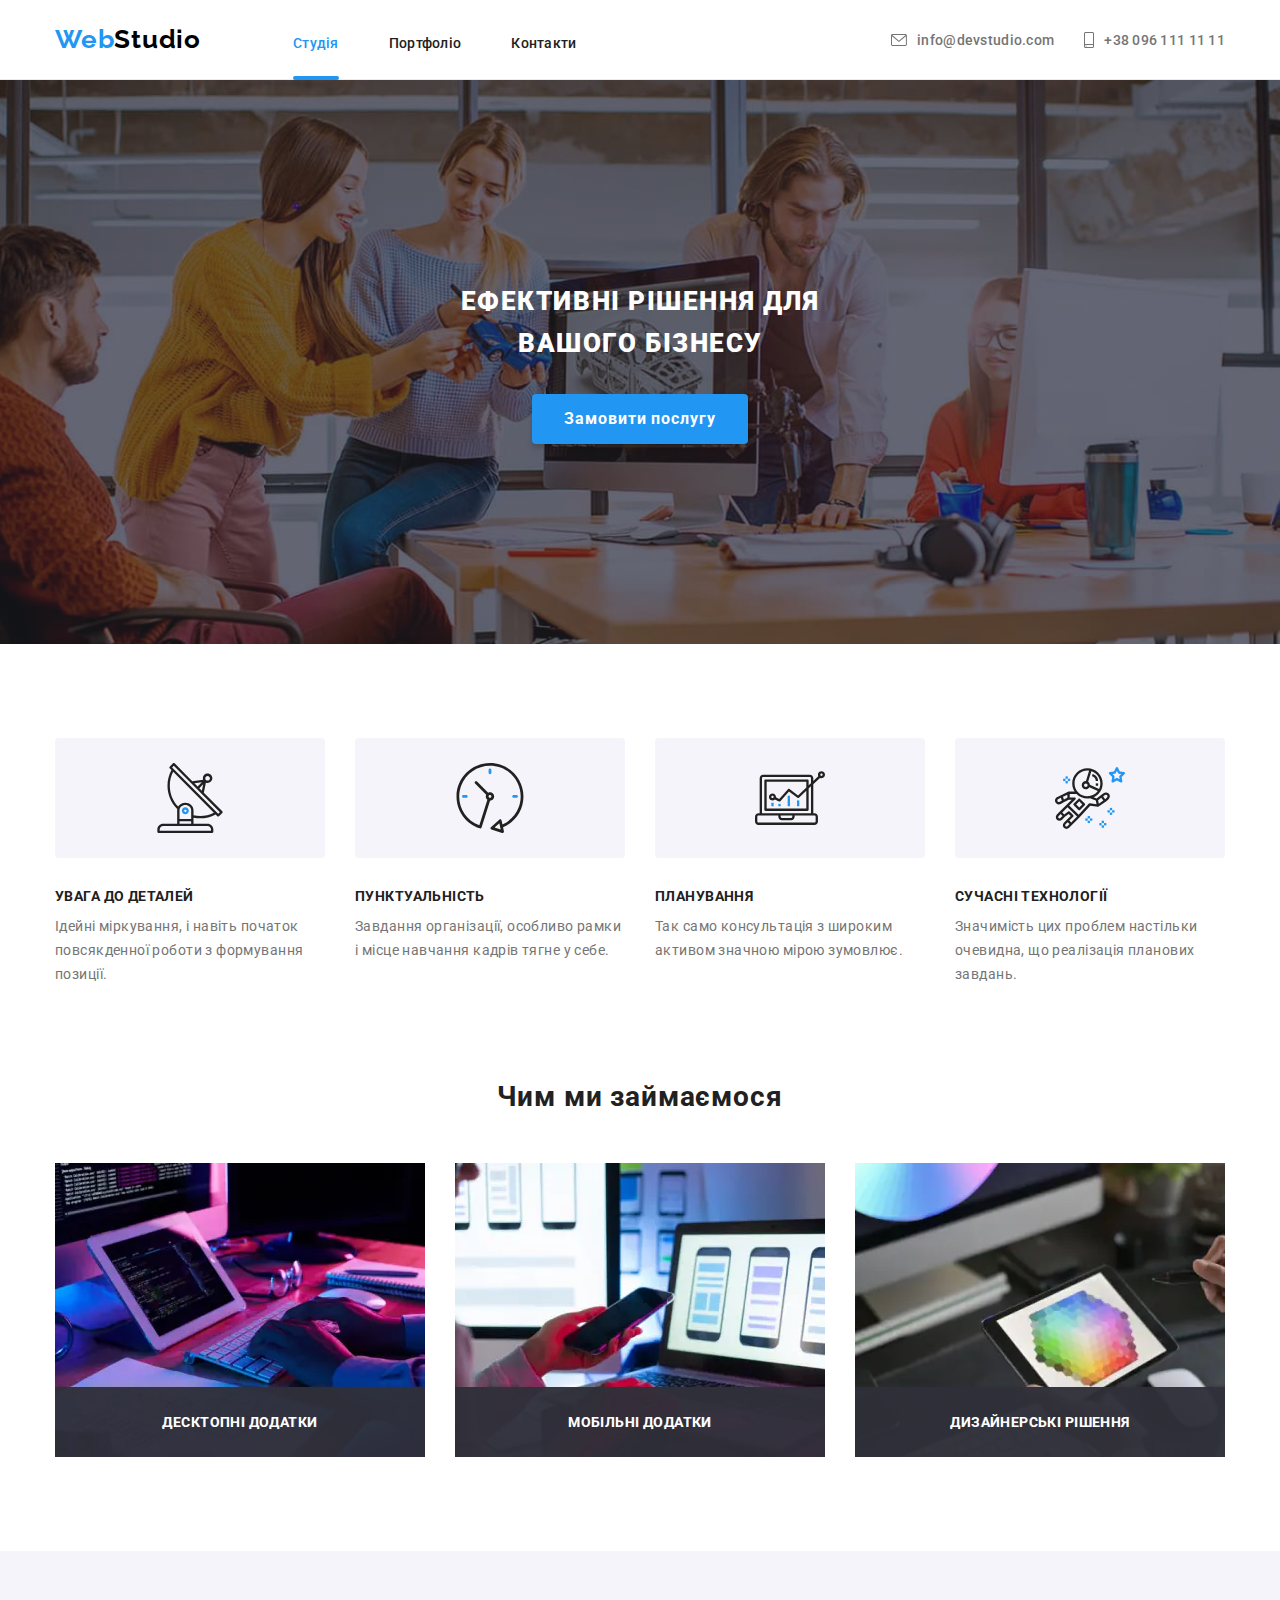
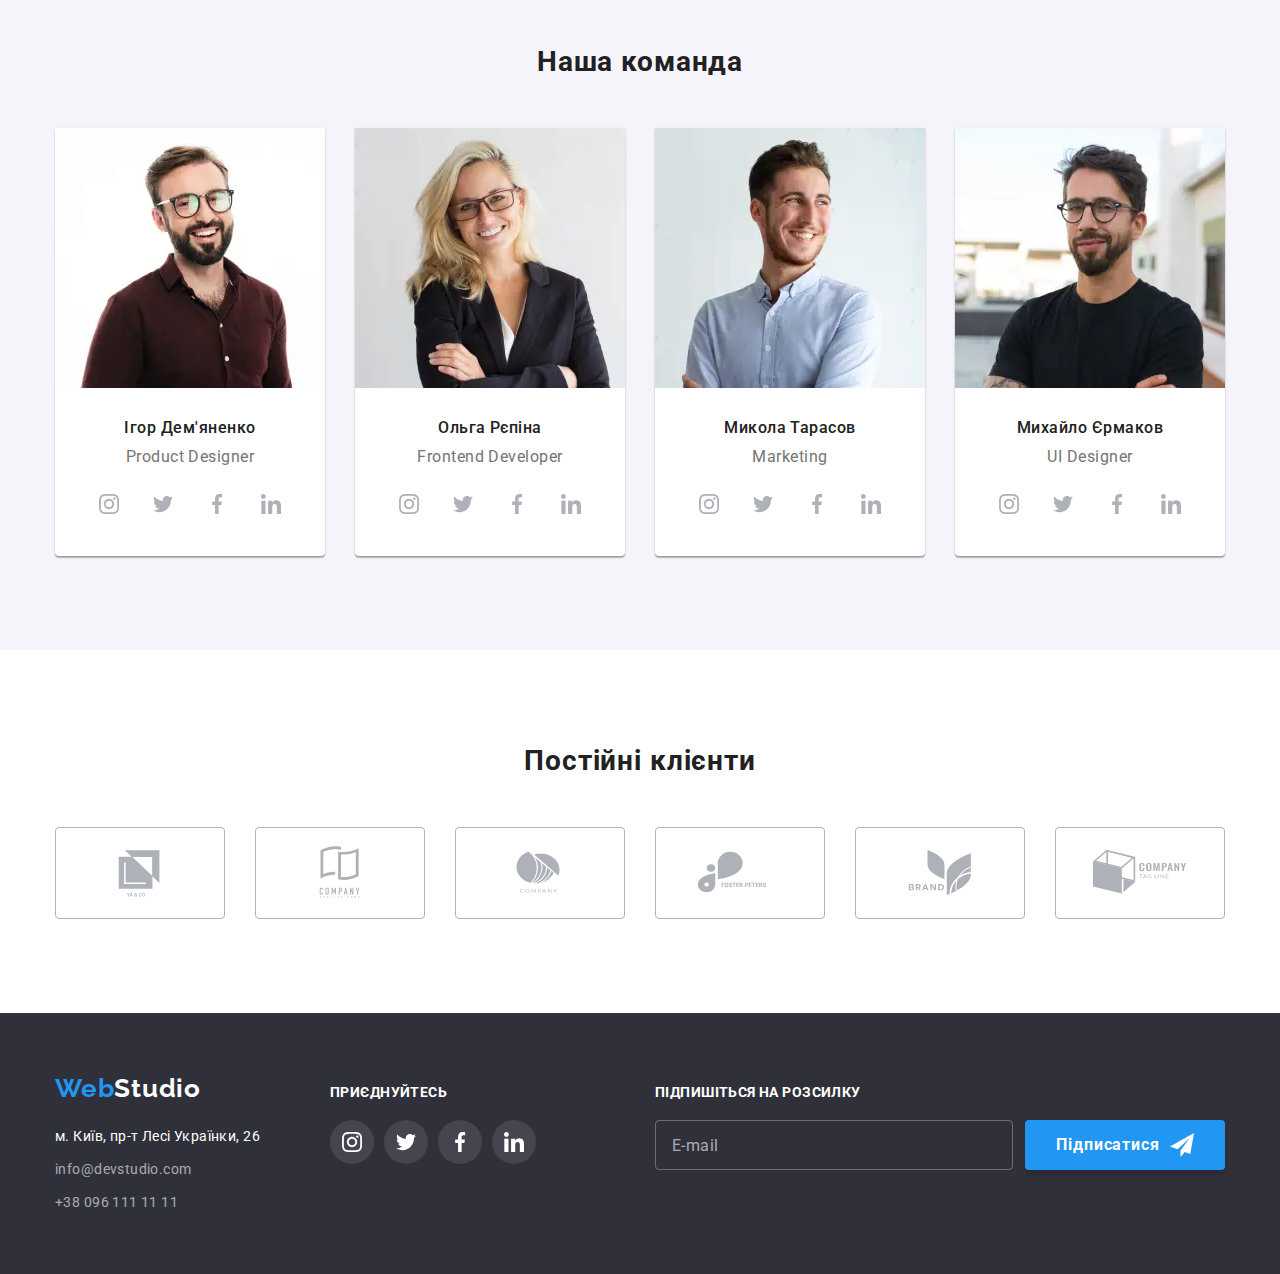
<file: index.html>
<!DOCTYPE html>
<html lang="uk">
  <head>
    <meta charset="UTF-8" />
    <meta http-equiv="X-UA-Compatible" content="IE=edge" />
    <meta name="viewport" content="width=device-width, initial-scale=1.0" />
    <title>WebStudio</title>
    <link rel="preconnect" href="https://fonts.googleapis.com" />
    <link rel="preconnect" href="https://fonts.gstatic.com" crossorigin />
    <link
      href="https://fonts.googleapis.com/css2?family=Montserrat:wght@400;700&family=Raleway:wght@700&family=Roboto:wght@400;500;700;900&display=swap"
      rel="stylesheet"
    />
    <link
      rel="stylesheet"
      href="https://cdn.jsdelivr.net/npm/modern-normalize@1.1.0/modern-normalize.min.css"
    />
    <link rel="stylesheet" href="./css/main.min.css" />
  </head>
  <body>
    <header class="page-header">
      <div class="container page-header__container">
        <nav class="page-navigation">
          <a href="./index.html" class="logo page-navigation__logo link">
            <span class="logo__logo-web">Web</span
            ><span class="logo__logo-studio_light-theme">Studio</span>
          </a>
          <ul class="menu-nav list">
            <li class="menu-nav__item">
              <a href="./index.html" class="link menu-nav__item_current">
                Студія
              </a>
            </li>
            <li class="menu-nav__item">
              <a href="./portfolio.html" class="link"> Портфоліо </a>
            </li>
            <li class="menu-nav__item">
              <a href="#" class="link"> Контакти </a>
            </li>
          </ul>
        </nav>
        <ul class="header-contacts list">
          <li class="header-contacts__item">
            <a
              href="mailto:info@devstudio.com"
              class="link header-contacts__link"
            >
              <svg class="mail-icon">
                <use href="./images/icons.svg#icon-envelope"></use>
              </svg>
              info@devstudio.com
            </a>
          </li>
          <li class="header-contacts__item">
            <a href="tel:+380961111111" class="link header-contacts__link">
              <svg class="smartphone-icon">
                <use href="./images/icons.svg#icon-smartphone"></use>
              </svg>
              +38 096 111 11 11
            </a>
          </li>
        </ul>
        <button type="button" class="open-mobile-menu-btn" data-menu-open>
          <svg class="open-mobile-menu-btn__icon">
            <use href="./images/icons.svg#icon-burger"></use>
          </svg>
        </button>
      </div>
      <div class="mobile-menu" data-menu>
        <div class="container mobile-menu__container">
          <button type="button" class="mobile-menu__close-btn" data-menu-close>
            <svg class="mobile-menu__close-icon">
              <use href="./images/icons.svg#icon-close"></use>
            </svg>
          </button>
          <ul class="list mobile-menu__list">
            <li class="mobile-menu__item">
              <a href="./index.html" class="link mobile-menu__item_current">
                Студія
              </a>
            </li>
            <li class="mobile-menu__item">
              <a href="./portfolio.html" class="link">
                Портфоліо
              </a>
            </li>
            <li class="mobile-menu__item">
              <a href="#" class="link">
                Контакти
              </a>
            </li>
          </ul>
          <div class="mobile-menu__info">
            <ul class="list mobile-menu__contacts">
              <li>
               <a href="tel:+380961111111" class="link mobile-menu__tel">
                 +38 096 111 11 11
               </a>
             </li>
             <li>
               <a href="mailto:info@devstudio.com" class="link mobile-menu__mail">
             info@devstudio.com
               </a>
             </li>
           </ul>
           <ul class="list mobile-menu__social-list">
             <li class="mobile-menu__social-item"><a href="" class="link mobile-menu__social-link">Instagram</a></li>
             <li class="mobile-menu__social-item"><a href="" class="link mobile-menu__social-link">Twitter</a></li>
             <li class="mobile-menu__social-item"><a href="" class="link mobile-menu__social-link">Facebook</a></li>
             <li class="mobile-menu__social-item"><a href="" class="link mobile-menu__social-link">LinkedIn</a></li>
           </ul>
          </div>  
        </div>
      </div>
    </header>

    <main>
      <section class="hero overlay">
        <div class="container">
          <h1 class="hero__title-hero">Ефективні рішення для вашого бізнесу</h1>
          <button type="button" class="btn" data-modal-open>
            Замовити послугу
          </button>
        </div>
      </section>
      <section class="feature">
        <div class="container">
          <h2 class="title-section title-invisible">Особливості</h2>
          <ul class="feature__list list">
            <li class="feature__item">
              <div class="feature__card">
                <svg
                  aria-label="антена"
                  class="feature__icon"
                  width="70"
                  height="70"
                >
                  <use href="./images/icons.svg#icon-antenna"></use>
                </svg>
              </div>
              <h2 class="subtitle">Увага до деталей</h2>
              <p class="feature__description">
                Ідейні міркування, і навіть початок повсякденної роботи з
                формування позиції.
              </p>
            </li>
            <li class="feature__item">
              <div class="feature__card">
                <svg
                  aria-label="годинник"
                  class="feature__icon"
                  width="70"
                  height="70"
                >
                  <use href="./images/icons.svg#icon-clock"></use>
                </svg>
              </div>
              <h2 class="subtitle">Пунктуальність</h2>
              <p class="feature__description">
                Завдання організації, особливо рамки і місце навчання кадрів
                тягне у себе.
              </p>
            </li>
            <li class="feature__item">
              <div class="feature__card">
                <svg
                  aria-label="діаграма"
                  class="feature__icon"
                  width="70"
                  height="70"
                >
                  <use href="./images/icons.svg#icon-diagram"></use>
                </svg>
              </div>
              <h2 class="subtitle">Планування</h2>
              <p class="feature__description">
                Так само консультація з широким активом значною мірою зумовлює.
              </p>
            </li>
            <li class="feature__item">
              <div class="feature__card">
                <svg
                  aria-label="астронавт"
                  class="feature__icon"
                  width="70"
                  height="70"
                >
                  <use href="./images/icons.svg#icon-astronaut"></use>
                </svg>
              </div>
              <h2 class="subtitle">Сучасні технології</h2>
              <p class="feature__description">
                Значимість цих проблем настільки очевидна, що реалізація
                планових завдань.
              </p>
            </li>
          </ul>
        </div>
      </section>
      <section class="activity">
        <div class="container">
          <h2 class="title-section">Чим ми займаємося</h2>
          <ul class="activity__list list">
            <li>
              <div class="activity__item">
                <picture>
                  <source srcset="./images/activity1.webp 1x, ./images/activity1@2x.webp 2x"  type="image/webp">
                  <source srcset="./images/activity1.jpg 1x, ./images/activity1@2x.jpg 2x">
                  <img src="./images/activity1.jpg" alt="Веб-дизайнер оформлює макет сайту"/>
                </picture>
                <p class="activity__description">Десктопні додатки</p>
              </div>
            </li>
            <li>
              <div class="activity__item">
                <picture>
                  <source srcset="./images/activity2.webp 1x, ./images/activity2@2x.webp 2x"  type="image/webp">
                  <source srcset="./images/activity2.jpg 1x, ./images/activity2@2x.jpg 2x">
                  <img src="./images/activity2.jpg" alt="Програміст розробляє додаток для мобільного телефону"/>
                </picture>
                <p class="activity__description">Мобільні додатки</p>
              </div>
            </li>
            <li>
              <div class="activity__item">
                <picture>
                  <source srcset="./images/activity3.webp 1x, ./images/activity3@2x.webp 2x"  type="image/webp">
                  <source srcset="./images/activity3.jpg 1x, ./images/activity3@2x.jpg 2x">
                  <img src="./images/activity3.jpg" alt="Веб-дизайнер з роботою над вибором кольору на графічному планшеті"/>
                </picture>
                <p class="activity__description">Дизайнерські рішення</p>
              </div>
            </li>
          </ul>
        </div>
      </section>
      <section class="our-team">
        <div class="container">
          <h2 class="title-section">Наша команда</h2>
          <ul class="our-team__list list">
            <li class="our-team__card">
              <picture>
                <source 
                  srcset="./images/photo1desktop.webp 1x, ./images/photo1desktop@2x.webp 2x"
                  media="(min-width: 1200px)"
                  type="image/webp"
                />
                <source
                  srcset="./images/photo1desktop.jpg 1x, ./images/photo1desktop@2x.jpg 2x"
                  media="(min-width: 1200px)"
                />
                <source 
                  srcset="./images/photo1tablet.webp 1x, ./images/photo1tablet@2x.webp 2x"
                  media="(min-width: 768px)"
                  type="image/webp"
                />
                <source
                  srcset="./images/photo1tablet.jpg 1x, ./images/photo1tablet@2x.jpg 2x"
                  media="(min-width: 768px)"
                />
                <source 
                  srcset="./images/photo1mobile.webp 1x, ./images/photo1mobile@2x.webp 2x" 
                  media="(max-width: 767px)" type="image/webp"
                />
                <source srcset="./images/photo1mobile.jpg 1x, ./images/photo1mobile@2x.jpg 2x" 
                  media="(max-width: 767px)"
                />
                <img src="images/photo1mobile.jpg" alt="Photo product designer"/>
              </picture>
              <h3 class="our-team__employee">Ігор Дем'яненко</h3>
              <p lang="en" class="our-team__career">Product Designer</p>
              <ul class="social-list list">
                <li class="social-list__item">
                  <a href="" class="social-list__link">
                    <svg
                      lang="en"
                      aria-label="instagram icon"
                      class="social-list__icon"
                    >
                      <use
                        href="./images/icons.svg#icon-instagram"
                        width="20"
                        height="20"
                      ></use>
                    </svg>
                  </a>
                </li>
                <li class="our-team__item">
                  <a href="" class="social-list__link">
                    <svg
                      lang="en"
                      aria-label="twitter icon"
                      class="social-list__icon"
                    >
                      <use
                        href="./images/icons.svg#icon-twitter"
                        width="20"
                        height="20"
                      ></use>
                    </svg>
                  </a>
                </li>
                <li class="social-list__item">
                  <a href="" class="social-list__link">
                    <svg
                      lang="en"
                      aria-label="facebook icon"
                      class="social-list__icon"
                    >
                      <use
                        href="./images/icons.svg#icon-facebook"
                        width="20"
                        height="20"
                      ></use>
                    </svg>
                  </a>
                </li>
                <li class="social-list__item">
                  <a href="" class="social-list__link">
                    <svg
                      lang="en"
                      aria-label="linkedin icon"
                      class="social-list__icon"
                    >
                      <use
                        href="./images/icons.svg#icon-linkedin"
                        width="20"
                        height="20"
                      ></use>
                    </svg>
                  </a>
                </li>
              </ul>
            </li>
            <li class="our-team__card">
              <picture>
                <source 
                  srcset="./images/photo2desktop.webp 1x, ./images/photo2desktop@2x.webp 2x"
                  media="(min-width: 1200px)"
                  type="image/webp"
                />
                <source
                  srcset="./images/photo2desktop.jpg 1x, ./images/photo2desktop@2x.jpg 2x"
                  media="(min-width: 1200px)"
                />
                <source 
                  srcset="./images/photo2tablet.webp 1x, ./images/photo2tablet@2x.webp 2x"
                  media="(min-width: 768px)"
                  type="image/webp"
                />
                <source
                  srcset="./images/photo2tablet.jpg 1x, ./images/photo2tablet@2x.jpg 2x"
                  media="(min-width: 768px)"
                />
                <source
                  srcset="./images/photo2mobile.webp 1x, ./images/photo2mobile@2x.webp 2x"
                  media="(max-width: 767px)"
                  type="image/webp"
                />
                <source srcset="./images/photo2mobile.jpg 1x, ./images/photo2mobile@2x.jpg 2x"
                  media="(max-width: 767px)"
                />
                <img src="./images/photo2mobile.jpg" alt="Photo frontend developer"/>
              </picture>
              <h3 class="our-team__employee">Ольга Рєпіна</h3>
              <p lang="en" class="our-team__career">Frontend Developer</p>
              <ul class="social-list list">
                <li class="social-list__item">
                  <a href="" class="social-list__link">
                    <svg
                      lang="en"
                      aria-label="instagram icon"
                      class="social-list__icon"
                    >
                      <use
                        href="./images/icons.svg#icon-instagram"
                        width="20"
                        height="20"
                      ></use>
                    </svg>
                  </a>
                </li>
                <li class="social-list__item">
                  <a href="" class="social-list__link">
                    <svg
                      lang="en"
                      aria-label="twitter icon"
                      class="social-list__icon"
                    >
                      <use
                        href="./images/icons.svg#icon-twitter"
                        width="20"
                        height="20"
                      ></use>
                    </svg>
                  </a>
                </li>
                <li class="social-list__item">
                  <a href="" class="social-list__link">
                    <svg
                      lang="en"
                      aria-label="facebook icon"
                      class="social-list__icon"
                    >
                      <use
                        href="./images/icons.svg#icon-facebook"
                        width="20"
                        height="20"
                      ></use>
                    </svg>
                  </a>
                </li>
                <li class="social-list__item">
                  <a href="" class="social-list__link">
                    <svg
                      lang="en"
                      aria-label="linkedin icon"
                      class="social-list__icon"
                    >
                      <use
                        href="./images/icons.svg#icon-linkedin"
                        width="20"
                        height="20"
                      ></use>
                    </svg>
                  </a>
                </li>
              </ul>
            </li>
            <li class="our-team__card">
              <picture>
                <source 
                  srcset="./images/photo3desktop.webp 1x, ./images/photo3desktop@2x.webp 2x"
                  media="(min-width: 1200px)"
                  type="image/webp"
                />
                <source
                  srcset="./images/photo3desktop.jpg 1x, ./images/photo3desktop@2x.jpg 2x"
                  media="(min-width: 1200px)"
                />
                <source 
                  srcset="./images/photo3tablet.webp 1x, ./images/photo3tablet@2x.webp 2x"
                  media="(min-width: 768px)"
                  type="image/webp"
                />
                <source
                  srcset="./images/photo3tablet.jpg 1x, ./images/photo3tablet@2x.jpg 2x"
                  media="(min-width: 768px)"
                />
                <source 
                  srcset="./images/photo3mobile.webp 1x, ./images/photo3mobile@2x.webp 2x"
                  media="(max-width: 767px)"
                  type="image/webp"
                />
                <source
                  srcset="./images/photo3mobile.jpg 1x, ./images/photo3mobile@2x.jpg 2x"
                  media="(max-width: 767px)"
                />
                <img src="./images/photo3mobile.jpg" alt="Photo marketer"/>
              </picture>
              <h3 class="our-team__employee">Микола Тарасов</h3>
              <p lang="en" class="our-team__career">Marketing</p>
              <ul class="social-list list">
                <li class="social-list__item">
                  <a href="" class="social-list__link">
                    <svg
                      lang="en"
                      aria-label="instagram icon"
                      class="social-list__icon"
                    >
                      <use
                        href="./images/icons.svg#icon-instagram"
                        width="20"
                        height="20"
                      ></use>
                    </svg>
                  </a>
                </li>
                <li class="social-list__item">
                  <a href="" class="social-list__link">
                    <svg
                      lang="en"
                      aria-label="twitter icon"
                      class="social-list__icon"
                    >
                      <use
                        href="./images/icons.svg#icon-twitter"
                        width="20"
                        height="20"
                      ></use>
                    </svg>
                  </a>
                </li>
                <li class="social-list__item">
                  <a href="" class="social-list__link">
                    <svg
                      lang="en"
                      aria-label="facebook icon"
                      class="social-list__icon"
                    >
                      <use
                        href="./images/icons.svg#icon-facebook"
                        width="20"
                        height="20"
                      ></use>
                    </svg>
                  </a>
                </li>
                <li class="social-list__item">
                  <a href="" class="social-list__link">
                    <svg
                      lang="en"
                      aria-label="linkedin icon"
                      class="social-list__icon"
                    >
                      <use
                        href="./images/icons.svg#icon-linkedin"
                        width="20"
                        height="20"
                      ></use>
                    </svg>
                  </a>
                </li>
              </ul>
            </li>
            <li class="our-team__card">
              <picture>
                <source 
                  srcset="./images/photo4desktop.webp 1x, ./images/photo4desktop@2x.webp 2x"
                  media="(min-width: 1200px)"
                  type="image/webp"
                />
                <source
                  srcset="./images/photo4desktop.jpg 1x, ./images/photo4desktop@2x.jpg 2x"
                  media="(min-width: 1200px)"
                />
                <source 
                  srcset="./images/photo4tablet.webp 1x, ./images/photo4tablet@2x.webp 2x"
                  media="(min-width: 768px)"
                  type="image/webp"
                />
                <source
                  srcset="./images/photo4tablet.jpg 1x, ./images/photo4tablet@2x.jpg 2x"
                  media="(min-width: 768px)"
                />
                <source 
                  srcset="./images/photo4mobile.webp 1x, ./images/photo4mobile@2x.webp 2x"
                  media="(max-width: 767px)"
                  type="image/webp"
                />
                <source
                  srcset="./images/photo4mobile.jpg 1x, ./images/photo4mobile@2x.jpg 2x"
                  media="(max-width: 767px)"
                />
                <img src="./images/photo4mobile.jpg" alt="Photo UI Designer"/>
              </picture>
              <h3 class="our-team__employee">Михайло Єрмаков</h3>
              <p lang="en" class="our-team__career">UI Designer</p>
              <ul class="social-list list">
                <li class="social-list__item">
                  <a href="" class="social-list__link">
                    <svg
                      lang="en"
                      aria-label="instagram icon"
                      class="social-list__icon"
                    >
                      <use
                        href="./images/icons.svg#icon-instagram"
                        width="20"
                        height="20"
                      ></use>
                    </svg>
                  </a>
                </li>
                <li class="social-list__item">
                  <a href="" class="social-list__link">
                    <svg
                      lang="en"
                      aria-label="twitter icon"
                      class="social-list__icon"
                    >
                      <use
                        href="./images/icons.svg#icon-twitter"
                        width="20"
                        height="20"
                      ></use>
                    </svg>
                  </a>
                </li>
                <li class="social-list__item">
                  <a href="" class="social-list__link">
                    <svg
                      lang="en"
                      aria-label="facebook icon"
                      class="social-list__icon"
                    >
                      <use
                        href="./images/icons.svg#icon-facebook"
                        width="20"
                        height="20"
                      ></use>
                    </svg>
                  </a>
                </li>
                <li class="social-list__item">
                  <a href="" class="social-list__link">
                    <svg
                      lang="en"
                      aria-label="linkedin icon"
                      class="social-list__icon"
                    >
                      <use
                        href="./images/icons.svg#icon-linkedin"
                        width="20"
                        height="20"
                      ></use>
                    </svg>
                  </a>
                </li>
              </ul>
            </li>
          </ul>
        </div>
      </section>
      <section class="clients">
        <div class="container">
          <h2 class="title-section">Постійні клієнти</h2>
          <ul class="list clients__list">
            <li class="clients__item">
              <a href="" class="clients__link">
                <svg
                  lang="en"
                  aria-label="logo company"
                  class="clients__logo"
                  width="106"
                  height="60px"
                >
                  <use href="./images/icons.svg#icon-client1"></use>
                </svg>
              </a>
            </li>
            <li class="clients__item">
              <a href="" class="clients__link">
                <svg
                  lang="en"
                  aria-label="logo company"
                  class="clients__logo"
                  width="106"
                  height="60px"
                >
                  <use href="./images/icons.svg#icon-client2"></use>
                </svg>
              </a>
            </li>
            <li class="clients__item">
              <a href="" class="clients__link">
                <svg
                  lang="en"
                  aria-label="logo company"
                  class="clients__logo"
                  width="106"
                  height="60px"
                >
                  <use href="./images/icons.svg#icon-client3"></use>
                </svg>
              </a>
            </li>
            <li class="clients__item">
              <a href="" class="clients__link">
                <svg
                  lang="en"
                  aria-label="logo company"
                  class="clients__logo"
                  width="106"
                  height="60px"
                >
                  <use href="./images/icons.svg#icon-client4"></use>
                </svg>
              </a>
            </li>
            <li class="clients__item">
              <a href="" class="clients__link">
                <svg
                  lang="en"
                  aria-label="logo company"
                  class="clients__logo"
                  width="106"
                  height="60px"
                >
                  <use href="./images/icons.svg#icon-client5"></use>
                </svg>
              </a>
            </li>
            <li class="clients__item">
              <a href="" class="clients__link">
                <svg
                  lang="en"
                  aria-label="logo company"
                  class="clients__logo"
                  width="106"
                  height="60px"
                >
                  <use href="./images/icons.svg#icon-client6"></use>
                </svg>
              </a>
            </li>
          </ul>
        </div>
      </section>
    </main>

    <footer class="footer">
      <div class="container footer__container">
        <div class="footer__info">
          <div class="footer__contacts">
            <div class="footer__logo">
              <a href="./index.html" class="logo link">
                <span class="logo__logo-web">Web</span
                ><span class="logo__logo-studio_dark-theme">Studio</span>
              </a>
            </div>
            <address  class="contacts">
              <ul class="contacts__list list">
                <li class="contacts__item">
                  <a
                    href="https://goo.gl/maps/5WQEzpzciVfXeqbu7"
                    target="_blank"
                    rel="noreferer noopener nofollow"
                    class="link contacts__address"
                  >
                    м. Київ, пр-т Лесі Українки, 26
                  </a>
                </li>
                <li class="contacts__item">
                  <a href="mailto:info@devstudio.com" class="link contacts__mail"
                    >info@devstudio.com</a
                  >
                </li>
                <li class="contacts__item">
                  <a href="tel:+380961111111" class="link contacts__tel"
                    >+38 096 111 11 11</a
                  >
                </li>
              </ul>
            </address>
          </div>
          <div class="footer-social">
            <p class="footer-social__title">приєднуйтесь</p>
            <ul class="social-list social-list_footer list">
              <li class="social-list__item">
                <a href="" class="social-list__link">
                  <svg
                    lang="en"
                    aria-label="instagram icon"
                    class="social-list__icon"
                  >
                    <use
                      href="./images/icons.svg#icon-instagram"
                      width="20"
                      height="20"
                    ></use>
                  </svg>
                </a>
              </li>
              <li class="social-list__item">
                <a href="" class="social-list__link">
                  <svg
                    lang="en"
                    aria-label="twitter icon"
                    class="social-list__icon"
                  >
                    <use
                      href="./images/icons.svg#icon-twitter"
                      width="20"
                      height="20"
                    ></use>
                  </svg>
                </a>
              </li>
              <li class="social-list__item">
                <a href="" class="social-list__link">
                  <svg
                    lang="en"
                    aria-label="facebook icon"
                    class="social-list__icon"
                  >
                    <use
                      href="./images/icons.svg#icon-facebook"
                      width="20"
                      height="20"
                    ></use>
                  </svg>
                </a>
              </li>
              <li class="social-list__item">
                <a href="" class="social-list__link">
                  <svg
                    lang="en"
                    aria-label="linkedin icon"
                    class="social-list__icon"
                  >
                    <use
                      href="./images/icons.svg#icon-linkedin"
                      width="20"
                      height="20"
                    ></use>
                  </svg>
                </a>
              </li>
            </ul>
          </div>
        </div>
        <form class="form-sign">
          <div class="form-sign__input">
            <p class="form-sign__title">Підпишіться на розсилку</p>
            <label for="mail"></label>
              <input
                type="email"
                name="mail"
                id="mail"
                placeholder="E-mail"
                class="form-sign__field"
                required
              />
          </div>
          <button type="submit" class="btn form-sign__btn">
            Підписатися
            <svg
              lang="en"
              aria-label="icon send"
              class="form-sign__icon"
              width="24"
              height="24"
            >
              <use href="./images/icons.svg#icon-send"></use>
            </svg>
          </button>
        </form>
      </div>
    </footer>
    <div class="backdrop is-hidden" data-modal>
      <div class="modal">
        <button type="button" class="modal__close-btn" data-modal-close>
          <svg
            aria-label="Кнопка закрити вікно"
            class="modal__close-icon"
            width="18"
            height="18"
          >
            <use href="./images/icons.svg#icon-close"></use>
          </svg>
        </button>
        <form class="modal__form">
          <p class="modal__form-title">
            Залиште свої дані, ми вам передзвонимо
          </p>
          <label class="modal__form-field">
            <span class="modal__form-field-description">Ім'я</span>
            <span class="modal__form-input-wrapper">
              <input
                type="text"
                name="user-name"
                class="modal__form-input"
                required
                pattern="[a-zA-Zа-яА-ЯіІїЇ]+"
              />
              <svg
                lang="en"
                aria-label="icon-person-black"
                class="modal__form-icon"
                width="18"
                height="18"
              >
                <use href="./images/icons.svg#icon-person-black"></use>
              </svg>
            </span>
          </label>
          <label class="modal__form-field">
            <span class="modal__form-field-description">Телефон</span>
            <span class="modal__form-input-wrapper">
              <input
                type="tel"
                name="user-tel"
                class="modal__form-input"
                required
                pattern="[0-9]{3}-[0-9]{3}-[0-9]{2}-[0-9]{2}"
                title="xxx-xxx-xx-xx"
              />
              <svg
                lang="en"
                aria-label="icon-phone-black"
                class="modal__form-icon"
                width="18"
                height="18"
              >
                <use href="./images/icons.svg#icon-phone-black"></use>
              </svg>
            </span>
          </label>
          <label class="modal__form-field">
            <span class="modal__form-field-description">Пошта</span>
            <span class="modal__form-input-wrapper">
              <input
                type="email"
                name="user-mail"
                class="modal__form-input"
                required
              />
              <svg
                lang="en"
                aria-label="icon-email-black"
                class="modal__form-icon"
                width="18"
                height="18"
              >
                <use href="./images/icons.svg#icon-email-black"></use>
              </svg>
            </span>
          </label>
          <label class="modal__form-field modal__form-textarea">
            <span class="modal__form-field-description">Коментар</span>
            <textarea
              name="user-message"
              placeholder="Введіть текст"
              class="modal__form-message"
            ></textarea>
          </label>
          <label class="modal__form-checkbox-field">
            <input
              type="checkbox"
              name="user-policy"
              class="modal__form-checkbox"
              required
            />
            <svg class="modal__form-own-checkbox">
              <use
                href="./images/icons.svg#icon-check"
                class="modal__form-checkbox-icon"
              ></use>
            </svg>
            Погоджуюся з розсилкою та приймаю&nbsp;<a
              href=""
              class="modal__form-link-terms"
              >Умови договору</a
            >
          </label>
          <button type="submit" class="btn modal__button-submit">
            Відправити
          </button>
        </form>
      </div>
    </div>
    <script src="./js/modal.js"></script>
    <script src="./js/menu.js"></script>
  </body>
</html>
</file>
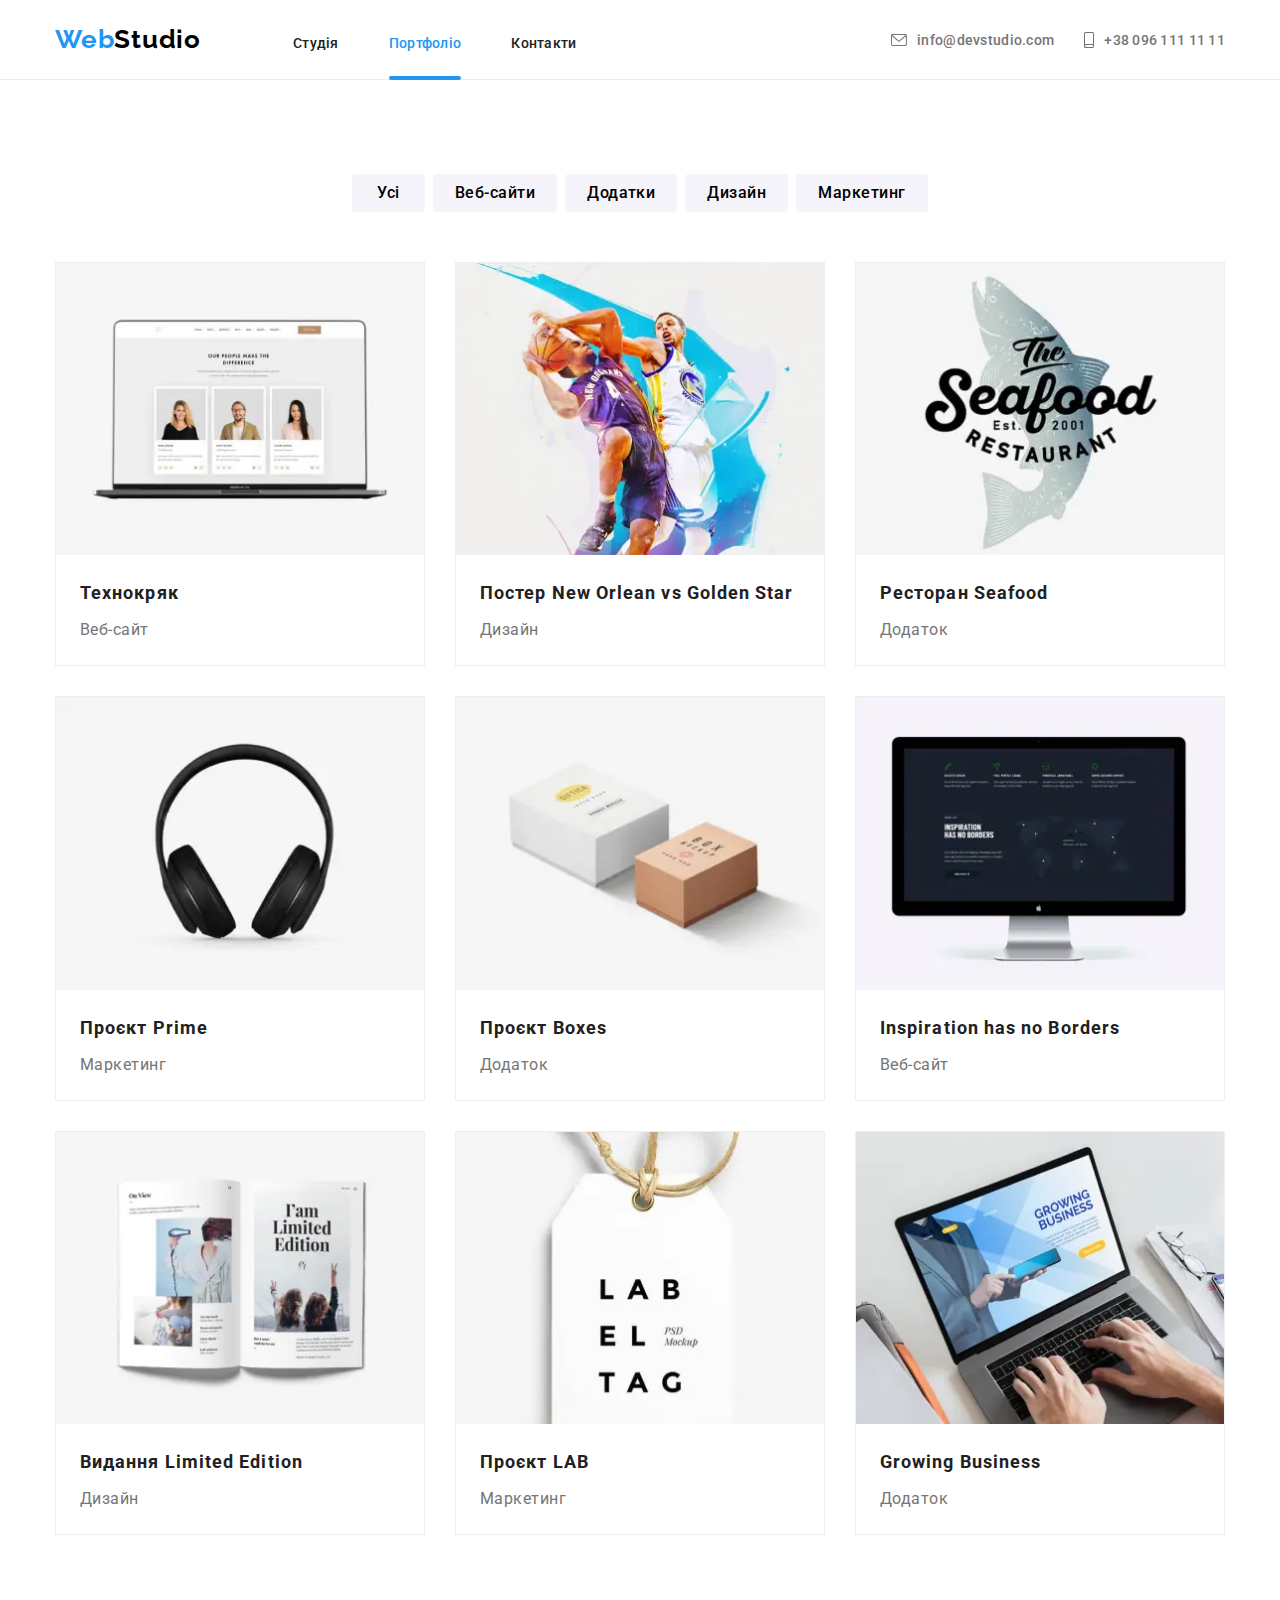
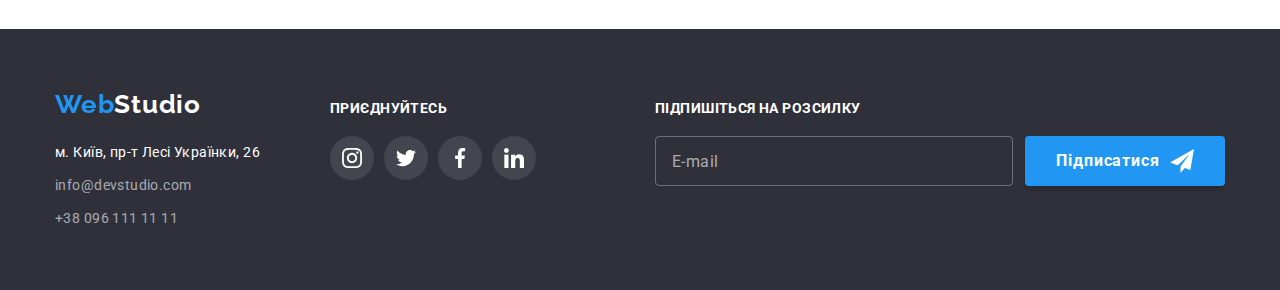
<file: portfolio.html>
<!DOCTYPE html>
<html lang="uk">
<head>
    <meta charset="UTF-8">
    <meta http-equiv="X-UA-Compatible" content="IE=edge">
    <meta name="viewport" content="width=device-width, initial-scale=1.0">
    <title>Portfolio</title>
    <link rel="preconnect" href="https://fonts.googleapis.com">
    <link rel="preconnect" href="https://fonts.gstatic.com" crossorigin>
    <link href="https://fonts.googleapis.com/css2?family=Montserrat:wght@400;700&family=Raleway:wght@700&family=Roboto:wght@400;500;700;900&display=swap" rel="stylesheet">
    <link rel="stylesheet" href="https://cdn.jsdelivr.net/npm/modern-normalize@1.1.0/modern-normalize.min.css">
    <link rel="stylesheet" href="./css/main.min.css">
</head>
<body>
    <header class="page-header">
        <div class="container page-header__container">
          <nav class="page-navigation">
            <a href="./index.html" class="logo page-navigation__logo link">
              <span class="logo__logo-web">Web</span
              ><span class="logo__logo-studio_light-theme">Studio</span>
            </a>
            <ul class="menu-nav list">
              <li class="menu-nav__item">
                <a href="./index.html" class="link">
                  Студія
                </a>
              </li>
              <li class="menu-nav__item">
                <a href="./portfolio.html" class="link menu-nav__item_current"> Портфоліо </a>
              </li>
              <li class="menu-nav__item">
                <a href="#" class="link"> Контакти </a>
              </li>
            </ul>
          </nav>
          <ul class="header-contacts list">
            <li class="header-contacts__item">
              <a
                href="mailto:info@devstudio.com"
                class="link header-contacts__link"
              >
                <svg class="mail-icon">
                  <use href="./images/icons.svg#icon-envelope"></use>
                </svg>
                info@devstudio.com
              </a>
            </li>
            <li class="header-contacts__item">
              <a href="tel:+380961111111" class="link header-contacts__link">
                <svg class="smartphone-icon">
                  <use href="./images/icons.svg#icon-smartphone"></use>
                </svg>
                +38 096 111 11 11
              </a>
            </li>
          </ul>
          <button type="button" class="open-mobile-menu-btn" data-menu-open>
            <svg class="open-mobile-menu-btn__icon">
              <use href="./images/icons.svg#icon-burger"></use>
            </svg>
          </button>
        </div>
        <div class="mobile-menu" data-menu>
          <div class="container mobile-menu__container">
            <button type="button" class="mobile-menu__close-btn" data-menu-close>
              <svg class="mobile-menu__close-icon">
                <use href="./images/icons.svg#icon-close"></use>
              </svg>
            </button>
            <ul class="list mobile-menu__list">
              <li class="mobile-menu__item">
                <a href="./index.html" class="link">
                  Студія
                </a>
              </li>
              <li class="mobile-menu__item">
                <a href="./index.html" class="link mobile-menu__item_current">
                  Портфоліо
                </a>
              </li>
              <li class="mobile-menu__item">
                <a href="./index.html" class="link">
                  Контакти
                </a>
              </li>
            </ul>
            <div class="mobile-menu__info">
              <ul class="list mobile-menu__contacts">
                <li>
                 <a href="tel:+380961111111" class="link mobile-menu__tel">
                   +38 096 111 11 11
                 </a>
               </li>
               <li>
                 <a href="mailto:info@devstudio.com" class="link mobile-menu__mail">
               info@devstudio.com
                 </a>
               </li>
             </ul>
             <ul class="list mobile-menu__social-list">
               <li class="mobile-menu__social-item"><a href="" class="link mobile-menu__social-link">Instagram</a></li>
               <li class="mobile-menu__social-item"><a href="" class="link mobile-menu__social-link">Twitter</a></li>
               <li class="mobile-menu__social-item"><a href="" class="link mobile-menu__social-link">Facebook</a></li>
               <li class="mobile-menu__social-item"><a href="" class="link mobile-menu__social-link">LinkedIn</a></li>
             </ul>
            </div>
            
          </div>
        </div>
      </header>
    
    <main> 
    <section class="portfolio">
        <div class="container">
        <h2 class="title-invisible">Портфолио</h2>
        <ul class="filter__container list">
            <li><button class="filter__btn filter__btn_size-s" type="button">Усі</button></li>
            <li><button class="filter__btn" type="button">Веб-сайти</button></li>
            <li><button class="filter__btn" type="button">Додатки</button></li>
            <li><button class="filter__btn" type="button">Дизайн</button></li>
            <li><button class="filter__btn" type="button">Маркетинг</button></li>
        </ul>
        <ul class="portfolio__container list">
            <li class="portfolio__item">
                <a href="" class="link portfolio__card">
                  <div class="portfolio__card-item">
                    <picture>
                      <source 
                        srcset="./images/pf1desktop.webp 1x, ./images/pf1desktop@2x.webp 2x"
                        media="(min-width: 1200px)"
                        type="image/webp"
                      />
                      <source
                        srcset="./images/pf1desktop.jpg 1x, ./images/pf1desktop@2x.jpg 2x"
                        media="(min-width: 1200px)"
                      />
                      <source 
                        srcset="./images/pf1tablet.webp 1x, ./images/pf1tablet@2x.webp 2x"
                        media="(min-width: 768px)"
                        type="image/webp"
                      />
                      <source
                        srcset="./images/pf1tablet.jpg 1x, ./images/pf1tablet@2x.jpg 2x"
                        media="(min-width: 768px)"
                      />
                      <source 
                        srcset="./images/pf1mobile.webp 1x, ./images/pf1mobile@2x.webp 2x"
                        media="(max-width: 767px)"
                        type="image/webp"
                      />
                      <source
                        srcset="./images/pf1mobile.jpg 1x, ./images/pf1mobile@2x.jpg 2x"
                        media="(max-width: 767px)"
                      />
                      <img src="./images/pf1mobile.jpg" alt="Веб-сайт Технокряк">
                    </picture>    
                    <p class="portfolio__card-overlay">
                            Ресурс пропонує комплексні пропозиції з різним рівнем функціоналу та сервісів. Все це дозволить відвідувачу отримати вичерпні відомості про компанію чи приватну особу.
                    </p>
                  </div>
                  <div class="portfolio__card-description">
                    <h3 class="portfolio__project-title">Технокряк</h3>
                    <p class="portfolio__project-description">Веб-сайт</p>
                  </div>
                </a>
            </li>
            <li class="portfolio__item">
                <a href="" class="link portfolio__card">
                    <div class="portfolio__card-item">
                        <picture>
                            <source 
                            srcset="./images/pf2desktop.webp 1x, ./images/pf2desktop@2x.webp 2x"
                            media="(min-width: 1200px)"
                            type="image/webp"
                        />
                        <source
                            srcset="./images/pf2desktop.jpg 1x, ./images/pf2desktop@2x.jpg 2x"
                            media="(min-width: 1200px)"
                        />
                        <source 
                            srcset="./images/pf2tablet.webp 1x, ./images/pf2tablet@2x.webp 2x"
                            media="(min-width: 768px)"
                            type="image/webp"
                        />
                        <source
                            srcset="./images/pf2tablet.jpg 1x, ./images/pf2tablet@2x.jpg 2x"
                            media="(min-width: 768px)"
                        />
                        <source 
                            srcset="./images/pf2mobile.webp 1x, ./images/pf2mobile@2x.webp 2x"
                            media="(max-width: 767px)"
                            type="image/webp"
                        />
                        <source
                            srcset="./images/pf2mobile.jpg 1x, ./images/pf2mobile@2x.jpg 2x"
                            media="(max-width: 767px)"
                        />
                        <img src="./images/pf2mobile.jpg" alt="Постер">
                        </picture>
                        <p class="portfolio__card-overlay">
                            Ресурс пропонує комплексні пропозиції з різним рівнем функціоналу та сервісів. Все це дозволить відвідувачу отримати вичерпні відомості про компанію чи приватну особу.
                        </p>
                    </div>
                    <div class="portfolio__card-description">
                        <h3 class="portfolio__project-title" title="Постер New Orlean vs Golden Star">Постер New Orlean vs Golden Star</h3>
                        <p class="portfolio__project-description">Дизайн</p>
                    </div>
                </a>
            </li>
            <li class="portfolio__item">
                <a href="" class="link portfolio__card">
                    <div class="portfolio__card-item">
                        <picture>
                            <source 
                            srcset="./images/pf3desktop.webp 1x, ./images/pf3desktop@2x.webp 2x"
                            media="(min-width: 1200px)"
                            type="image/webp"
                        />
                        <source
                            srcset="./images/pf3desktop.jpg 1x, ./images/pf3desktop@2x.jpg 2x"
                            media="(min-width: 1200px)"
                        />
                        <source 
                            srcset="./images/pf3tablet.webp 1x, ./images/pf3tablet@2x.webp 2x"
                            media="(min-width: 768px)"
                            type="image/webp"
                        />
                        <source
                            srcset="./images/pf3tablet.jpg 1x, ./images/pf3tablet@2x.jpg 2x"
                            media="(min-width: 768px)"
                        />
                        <source 
                            srcset="./images/pf3mobile.webp 1x, ./images/pf3mobile@2x.webp 2x"
                            media="(max-width: 767px)"
                            type="image/webp"
                        />
                        <source
                            srcset="./images/pf3mobile.jpg 1x, ./images/pf3mobile@2x.jpg 2x"
                            media="(max-width: 767px)"
                        />
                        <img src="./images/pf3mobile.jpg" alt="Додаток для ресторану">
                        </picture>
                        
                        <p class="portfolio__card-overlay">
                            Ресурс пропонує комплексні пропозиції з різним рівнем функціоналу та сервісів. Все це дозволить відвідувачу отримати вичерпні відомості про компанію чи приватну особу.
                        </p>
                    </div>    
                    <div class="portfolio__card-description">
                        <h3 class="portfolio__project-title">Ресторан Seafood</h3>
                        <p class="portfolio__project-description">Додаток</p>
                    </div>
                </a>
            </li>
            <li class="portfolio__item">
                <a href="" class="link portfolio__card">
                    <div class="portfolio__card-item">
                        <picture>
                            <source 
                            srcset="./images/pf4desktop.webp 1x, ./images/pf4desktop@2x.webp 2x"
                            media="(min-width: 1200px)"
                            type="image/webp"
                        />
                        <source
                            srcset="./images/pf4desktop.jpg 1x, ./images/pf4desktop@2x.jpg 2x"
                            media="(min-width: 1200px)"
                        />
                        <source 
                            srcset="./images/pf4tablet.webp 1x, ./images/pf4tablet@2x.webp 2x"
                            media="(min-width: 768px)"
                            type="image/webp"
                        />
                        <source
                            srcset="./images/pf4tablet.jpg 1x, ./images/pf4tablet@2x.jpg 2x"
                            media="(min-width: 768px)"
                        />
                        <source 
                            srcset="./images/pf4mobile.webp 1x, ./images/pf4mobile@2x.webp 2x"
                            media="(max-width: 767px)"
                            type="image/webp"
                        />
                        <source
                            srcset="./images/pf4mobile.jpg 1x, ./images/pf4mobile@2x.jpg 2x"
                            media="(max-width: 767px)"
                        />
                        <img src="./images/pf4mobile.jpg" alt="Маркетинговий проєкт">
                        </picture>
                        
                        <p class="portfolio__card-overlay">
                            Ресурс пропонує комплексні пропозиції з різним рівнем функціоналу та сервісів. Все це дозволить відвідувачу отримати вичерпні відомості про компанію чи приватну особу.
                        </p>
                    </div>
                    <div class="portfolio__card-description">
                        <h3 class="portfolio__project-title">Проєкт Prime</h3>
                        <p class="portfolio__project-description">Маркетинг</p>
                    </div>
                </a>
            </li>
            <li class="portfolio__item">
                <a href="" class="link portfolio__card">
                    <div class="portfolio__card-item">
                        <picture>
                            <source 
                            srcset="./images/pf5desktop.webp 1x, ./images/pf5desktop@2x.webp 2x"
                            media="(min-width: 1200px)"
                            type="image/webp"
                        />
                        <source
                            srcset="./images/pf5desktop.jpg 1x, ./images/pf5desktop@2x.jpg 2x"
                            media="(min-width: 1200px)"
                        />
                        <source 
                            srcset="./images/pf5tablet.webp 1x, ./images/pf5tablet@2x.webp 2x"
                            media="(min-width: 768px)"
                            type="image/webp"
                        />
                        <source
                            srcset="./images/pf5tablet.jpg 1x, ./images/pf5tablet@2x.jpg 2x"
                            media="(min-width: 768px)"
                        />
                        <source 
                            srcset="./images/pf5mobile.webp 1x, ./images/pf5mobile@2x.webp 2x"
                            media="(max-width: 767px)"
                            type="image/webp"
                        />
                        <source
                            srcset="./images/pf5mobile.jpg 1x, ./images/pf5mobile@2x.jpg 2x"
                            media="(max-width: 767px)"
                        />
                        <img src="./images/pf5mobile.jpg" alt="Проєкт Boxes">
                        </picture>
                        
                        <p class="portfolio__card-overlay">
                            Ресурс пропонує комплексні пропозиції з різним рівнем функціоналу та сервісів. Все це дозволить відвідувачу отримати вичерпні відомості про компанію чи приватну особу.
                        </p>
                    </div>
                    <div class="portfolio__card-description">
                        <h3 class="portfolio__project-title">Проєкт Boxes</h3>
                        <p class="portfolio__project-description">Додаток</p>
                    </div>
                </a>
            </li>
            <li class="portfolio__item">
                <a href="" class="link portfolio__card">
                    <div class="portfolio__card-item">
                        <picture>
                            <source 
                            srcset="./images/pf6desktop.webp 1x, ./images/pf6desktop@2x.webp 2x"
                            media="(min-width: 1200px)"
                            type="image/webp"
                        />
                        <source
                            srcset="./images/pf6desktop.jpg 1x, ./images/pf6desktop@2x.jpg 2x"
                            media="(min-width: 1200px)"
                        />
                        <source 
                            srcset="./images/pf6tablet.webp 1x, ./images/pf6tablet@2x.webp 2x"
                            media="(min-width: 768px)"
                            type="image/webp"
                        />
                        <source
                            srcset="./images/pf6tablet.jpg 1x, ./images/pf6tablet@2x.jpg 2x"
                            media="(min-width: 768px)"
                        />
                        <source 
                            srcset="./images/pf6mobile.webp 1x, ./images/pf6mobile@2x.webp 2x"
                            media="(max-width: 767px)"
                            type="image/webp"
                        />
                        <source
                            srcset="./images/pf6mobile.jpg 1x, ./images/pf6mobile@2x.jpg 2x"
                            media="(max-width: 767px)"
                        />
                        <img src="./images/pf6mobile.jpg" alt="Веб-сайт Inspiration has no Borders">
                        </picture>
                        
                        <p class="portfolio__card-overlay">
                            Ресурс пропонує комплексні пропозиції з різним рівнем функціоналу та сервісів. Все це дозволить відвідувачу отримати вичерпні відомості про компанію чи приватну особу.
                        </p>
                    </div>
                    <div class="portfolio__card-description">
                        <h3 class="portfolio__project-title">Inspiration has no Borders</h3>
                        <p class="portfolio__project-description">Веб-сайт</p>
                    </div>
                </a>
            </li>
            <li class="portfolio__item">
                <a href="" class="link portfolio__card">
                    <div class="portfolio__card-item">
                        <picture>
                            <source 
                            srcset="./images/pf7desktop.webp 1x, ./images/pf7desktop@2x.webp 2x"
                            media="(min-width: 1200px)"
                            type="image/webp"
                        />
                        <source
                            srcset="./images/pf7desktop.jpg 1x, ./images/pf7desktop@2x.jpg 2x"
                            media="(min-width: 1200px)"
                        />
                        <source 
                            srcset="./images/pf7tablet.webp 1x, ./images/pf7tablet@2x.webp 2x"
                            media="(min-width: 768px)"
                            type="image/webp"
                        />
                        <source
                            srcset="./images/pf7tablet.jpg 1x, ./images/pf7tablet@2x.jpg 2x"
                            media="(min-width: 768px)"
                        />
                        <source 
                            srcset="./images/pf7mobile.webp 1x, ./images/pf7mobile@2x.webp 2x"
                            media="(max-width: 767px)"
                            type="image/webp"
                        />
                        <source
                            srcset="./images/pf7mobile.jpg 1x, ./images/pf7mobile@2x.jpg 2x"
                            media="(max-width: 767px)"
                        />
                        <img src="./images/pf7mobile.jpg" alt="Видання Limited Edition">
                        </picture>
                        
                        <p class="portfolio__card-overlay">
                            Ресурс пропонує комплексні пропозиції з різним рівнем функціоналу та сервісів. Все це дозволить відвідувачу отримати вичерпні відомості про компанію чи приватну особу.
                        </p>
                    </div>
                    <div class="portfolio__card-description">
                        <h3 class="portfolio__project-title">Видання Limited Edition</h3>
                        <p class="portfolio__project-description">Дизайн</p>
                    </div>
                </a>
            </li>
            <li class="portfolio__item">
                <a href="" class="link portfolio__card">
                    <div class="portfolio__card-item">
                        <picture>
                            <source 
                            srcset="./images/pf8desktop.webp 1x, ./images/pf8desktop@2x.webp 2x"
                            media="(min-width: 1200px)"
                            type="image/webp"
                        />
                        <source
                            srcset="./images/pf8desktop.jpg 1x, ./images/pf8desktop@2x.jpg 2x"
                            media="(min-width: 1200px)"
                        />
                        <source 
                            srcset="./images/pf8tablet.webp 1x, ./images/pf8tablet@2x.webp 2x"
                            media="(min-width: 768px)"
                            type="image/webp"
                        />
                        <source
                            srcset="./images/pf8tablet.jpg 1x, ./images/pf8tablet@2x.jpg 2x"
                            media="(min-width: 768px)"
                        />
                        <source 
                            srcset="./images/pf8mobile.webp 1x, ./images/pf8mobile@2x.webp 2x"
                            media="(max-width: 767px)"
                            type="image/webp"
                        />
                        <source
                            srcset="./images/pf8mobile.jpg 1x, ./images/pf8mobile@2x.jpg 2x"
                            media="(max-width: 767px)"
                        />
                        <img src="./images/pf8mobile.jpg" alt="Проєкт LAB">
                        </picture>
                        
                        <p class="portfolio__card-overlay">
                            Ресурс пропонує комплексні пропозиції з різним рівнем функціоналу та сервісів. Все це дозволить відвідувачу отримати вичерпні відомості про компанію чи приватну особу.
                        </p>
                    </div>
                    <div class="portfolio__card-description">
                        <h3 class="portfolio__project-title">Проєкт LAB</h3>
                        <p class="portfolio__project-description">Маркетинг</p>
                    </div>
                </a>
            </li>
            <li class="portfolio__item"> 
                <a href="" class="link portfolio__card">
                    <div class="portfolio__card-item">
                        <picture>
                            <source 
                            srcset="./images/pf9desktop.webp 1x, ./images/pf9desktop@2x.webp 2x"
                            media="(min-width: 1200px)"
                            type="image/webp"
                        />
                        <source
                            srcset="./images/pf9desktop.jpg 1x, ./images/pf9desktop@2x.jpg 2x"
                            media="(min-width: 1200px)"
                        />
                        <source 
                            srcset="./images/pf9tablet.webp 1x, ./images/pf9tablet@2x.webp 2x"
                            media="(min-width: 768px)"
                            type="image/webp"
                        />
                        <source
                            srcset="./images/pf9tablet.jpg 1x, ./images/pf9tablet@2x.jpg 2x"
                            media="(min-width: 768px)"
                        />
                        <source 
                            srcset="./images/pf9mobile.webp 1x, ./images/pf9mobile@2x.webp 2x"
                            media="(max-width: 767px)"
                            type="image/webp"
                        />
                        <source
                            srcset="./images/pf9mobile.jpg 1x, ./images/pf9mobile@2x.jpg 2x"
                            media="(max-width: 767px)"
                        />
                        <img src="./images/pf9nobile.jpg" alt="Growing Business">
                        </picture>
                        
                        <p class="portfolio__card-overlay">
                            Ресурс пропонує комплексні пропозиції з різним рівнем функціоналу та сервісів. Все це дозволить відвідувачу отримати вичерпні відомості про компанію чи приватну особу.
                        </p>
                    </div>
                    <div class="portfolio__card-description">
                        <h3 class="portfolio__project-title">Growing Business</h3>
                        <p class="portfolio__project-description">Додаток</p>
                    </div>
                </a>
            </li>
        </ul> 
        </div>
    </section> 
    </main>
    <footer class="footer">
        <div class="container footer__container">
          <div class="footer__info">
            <div class="footer__contacts">
              <div class="footer__logo">
                <a href="./index.html" class="logo link">
                  <span class="logo__logo-web">Web</span
                  ><span class="logo__logo-studio_dark-theme">Studio</span>
                </a>
              </div>
              <address  class="contacts">
                <ul class="contacts__list list">
                  <li class="contacts__item">
                    <a
                      href="https://goo.gl/maps/5WQEzpzciVfXeqbu7"
                      target="_blank"
                      rel="noreferer noopener nofollow"
                      class="link contacts__address"
                    >
                      м. Київ, пр-т Лесі Українки, 26
                    </a>
                  </li>
                  <li class="contacts__item">
                    <a href="mailto:info@devstudio.com" class="link contacts__mail"
                      >info@devstudio.com</a
                    >
                  </li>
                  <li class="contacts__item">
                    <a href="tel:+380961111111" class="link contacts__tel"
                      >+38 096 111 11 11</a
                    >
                  </li>
                </ul>
              </address>
            </div>
            <div class="footer-social">
              <p class="footer-social__title">приєднуйтесь</p>
              <ul class="social-list social-list_footer list">
                <li class="social-list__item">
                  <a href="" class="social-list__link">
                    <svg
                      lang="en"
                      aria-label="instagram icon"
                      class="social-list__icon"
                    >
                      <use
                        href="./images/icons.svg#icon-instagram"
                        width="20"
                        height="20"
                      ></use>
                    </svg>
                  </a>
                </li>
                <li class="social-list__item">
                  <a href="" class="social-list__link">
                    <svg
                      lang="en"
                      aria-label="twitter icon"
                      class="social-list__icon"
                    >
                      <use
                        href="./images/icons.svg#icon-twitter"
                        width="20"
                        height="20"
                      ></use>
                    </svg>
                  </a>
                </li>
                <li class="social-list__item">
                  <a href="" class="social-list__link">
                    <svg
                      lang="en"
                      aria-label="facebook icon"
                      class="social-list__icon"
                    >
                      <use
                        href="./images/icons.svg#icon-facebook"
                        width="20"
                        height="20"
                      ></use>
                    </svg>
                  </a>
                </li>
                <li class="social-list__item">
                  <a href="" class="social-list__link">
                    <svg
                      lang="en"
                      aria-label="linkedin icon"
                      class="social-list__icon"
                    >
                      <use
                        href="./images/icons.svg#icon-linkedin"
                        width="20"
                        height="20"
                      ></use>
                    </svg>
                  </a>
                </li>
              </ul>
            </div>
          </div>
          <form class="form-sign">
            <div class="form-sign__input">
              <p class="form-sign__title">Підпишіться на розсилку</p>
              <label for="mail"></label>
                <input
                  type="email"
                  name="mail"
                  id="mail"
                  placeholder="E-mail"
                  class="form-sign__field"
                  required
                />
            </div>
            <button type="submit" class="btn form-sign__btn">
              Підписатися
              <svg
                lang="en"
                aria-label="icon send"
                class="form-sign__icon"
                width="24"
                height="24"
              >
                <use href="./images/icons.svg#icon-send"></use>
              </svg>
            </button>
          </form>
        </div>
      </footer>
    <script src="./js/menu.js"></script>
</body>
</html>
</file>
<file: css/main.min.css>
:root{--accent-color: #2196F3;--logo-studio-dark: #000000;--logo-studio-light: #ffffff;--title-color: #212121;--text-color: #757575;--background-main: #ffffff;--background-footer: #2F303A;--background-hero: #C4C4C4;--transition-timing-function: 250ms cubic-bezier(0.4, 0, 0.2, 1)}.title-invisible{position:absolute;border:0;clip:rect(0 0 0 0);height:1px;width:1px;margin:-1px;overflow:hidden;padding:0;white-space:nowrap}.form-sign__btn,.clients__link,.activity__description,.feature__icon,.feature__card,.social-list__link,.social-list{display:flex;justify-content:center;align-items:center}h1,h2,h3,h4{margin-top:0;margin-bottom:0}ul,ol{margin-top:0;margin-bottom:0;padding-left:0}p{margin-top:0;margin-bottom:0}.list{list-style:none}.link{text-decoration:none}img{display:block;max-width:100%;height:auto}button{cursor:pointer}body{background-color:var(--background-main);font-family:"Roboto",sans-serif;color:var(--title-color)}section{padding-top:60px;padding-bottom:60px}@media screen and (min-width: 1200px){section{padding-top:94px;padding-bottom:94px}}.container{padding-left:15px;padding-right:15px}@media screen and (min-width: 480px){.container{width:480px;margin-left:auto;margin-right:auto}}@media screen and (min-width: 768px){.container{width:768px}}@media screen and (min-width: 1200px){.container{width:1200px}}.logo{font-family:"Raleway",sans-serif}.logo__logo-web{color:var(--accent-color)}.logo__logo-studio_light-theme{color:var(--logo-studio-dark)}.logo__logo-studio_dark-theme{color:var(--logo-studio-light)}@media screen and (max-width: 1199px){.logo{font-weight:700;font-size:24px;line-height:1.1666666667;letter-spacing:.03em}.page-navigation__logo{margin-right:88px}}@media screen and (min-width: 1200px){.logo{font-weight:700;font-size:26px;line-height:1.1923076923;letter-spacing:.03em}.page-navigation__logo{margin-right:92px}}@media screen and (max-width: 767px){.mobile-menu{position:fixed;top:0;left:0;z-index:100;width:100%;height:100%;background-color:#fff;opacity:0;visibility:hidden;pointer-events:none;transition:opacity var(--transition-timing-function),visibility var(--transition-timing-function)}.mobile-menu.is-open{opacity:1;visibility:visible;pointer-events:auto}.mobile-menu__container{display:flex;flex-direction:column;justify-content:space-between;position:relative;padding-left:40px;padding-top:48px;padding-bottom:48px;width:100%;height:100%}.mobile-menu__close-btn{position:absolute;top:10px;right:15px;border:none;background-color:rgba(0,0,0,0);padding:0;line-height:0}.mobile-menu__close-icon{width:40px;height:40px;transition:fill var(--transition-timing-function)}.mobile-menu__close-icon:hover,.mobile-menu__close-icon:focus{fill:var(--accent-color)}.mobile-menu__list{display:flex;flex-direction:column;gap:32px}.mobile-menu__list a{font-weight:500;font-size:40px;line-height:1.175;letter-spacing:.02em;color:var(--title-color)}.mobile-menu__contacts{display:flex;flex-direction:column;justify-content:space-between;gap:32px}.mobile-menu__tel{font-weight:500;font-size:34px;line-height:1.1764705882;letter-spacing:.02em;color:var(--accent-color)}.mobile-menu__mail{font-weight:500;font-size:24px;line-height:1.1666666667;letter-spacing:.02em;color:var(--text-color)}.mobile-menu__social-list{display:flex;flex-wrap:wrap;justify-content:flex-start;align-items:center;margin-top:64px}.mobile-menu__social-item{display:flex;align-items:center}.mobile-menu__social-item:not(:last-child)::after{margin-left:10px;margin-right:10px;content:"";width:1px;height:22px;background-color:rgba(33,33,33,.2)}.mobile-menu__social-link{display:flexbox;align-items:center;font-weight:500;font-size:18px;line-height:1.2222222222;letter-spacing:.02em;color:var(--accent-color)}}@media screen and (min-width: 768px){.mobile-menu{display:none}}.btn{font-weight:700;font-size:16px;line-height:1.875;letter-spacing:.06em;color:#fff;background-color:var(--accent-color);border:0;border-radius:4px;padding:10px 24px;box-shadow:0px 4px 4px rgba(0,0,0,.15)}@media screen and (min-width: 1200px){.btn{padding:10px 32px}}.title-section{font-weight:700;font-size:28px;line-height:1.1785714286;letter-spacing:.03em;text-align:center}.subtitle{font-weight:700;font-size:14px;line-height:1.1428571429;letter-spacing:.03em;text-transform:uppercase;margin-bottom:10px}.social-list{column-gap:10px;padding-bottom:30px}.social-list__link{width:44px;height:44px;background-color:#fff;border-radius:50%;transition:background-color var(--transition-timing-function)}.social-list__link:hover,.social-list__link:focus{background-color:var(--accent-color)}.social-list__icon{width:20px;height:20px;fill:#afb1b8;transition:fill var(--transition-timing-function)}.social-list__link:hover .social-list__icon,.social-list__link:focus .social-list__icon{fill:#fff}.filter__container{margin-bottom:40px;display:flex;flex-wrap:wrap;justify-content:flex-start;column-gap:8px;row-gap:15px}.filter__btn{font-weight:500;font-size:16px;line-height:1.625;letter-spacing:.03em;text-align:center;cursor:pointer;border:0;border-radius:4px;background-color:#f5f4fa;height:38px;padding:6px 22px;transition:background-color var(--transition-timing-function),color var(--transition-timing-function),box-shadow var(--transition-timing-function)}.filter__btn:hover,.filter__btn:focus{background-color:var(--accent-color);color:#fff;box-shadow:0px 4px 4px rgba(0,0,0,.25)}.filter__btn_size-s{padding:6px 25px}@media screen and (min-width: 768px){.filter__container{margin-bottom:30px;justify-content:center}}@media screen and (min-width: 1200px){.filter__container{margin-bottom:50px;justify-content:center}}.backdrop{position:fixed;top:0;left:0;width:100%;height:100%;background-color:rgba(47,48,58,.4);z-index:100;transition:opacity 500ms linear,visibility 500ms linear,transform 500ms linear}.backdrop.is-hidden{visibility:hidden;opacity:0;pointer-events:none;transform:scale(0)}.modal{position:absolute;top:50%;left:50%;transform:translate(-50%, -50%);background-color:#fff;width:100%;padding:40px}.modal__close-btn{display:flex;justify-content:center;align-items:center;position:absolute;top:8px;right:8px;width:30px;height:30px;border:1px solid rgba(0,0,0,.1);border-radius:50%;background-color:rgba(0,0,0,0);padding:0}.modal__close-icon{fill:#000;transition:fill var(--transition-timing-function)}.modal__close-btn:hover .modal__close-icon{fill:var(--accent-color)}@media screen and (min-width: 480px){.modal{width:450px;height:609px}}@media screen and (min-width: 1200px){.modal{width:528px;height:581px}}.modal__form{display:flex;flex-direction:column}.modal__form-title{font-weight:700;font-size:20px;line-height:1.5;letter-spacing:.03em;text-align:center;color:var(--title-color);margin-bottom:12px}.modal__form-field{margin-bottom:10px}.modal__form-input{outline:none;width:100%;height:40px;border:1px solid rgba(33,33,33,.2);border-radius:4px;padding-left:42px;transition:border-color var(--transition-timing-function)}.modal__form-input:focus{border-color:var(--accent-color)}.modal__form-field-description{display:block;font-weight:400;font-size:12px;line-height:1.1666666667;letter-spacing:.01em;color:var(--text-color);margin-bottom:4px}.modal__form-input-wrapper{position:relative}.modal__form-icon{position:absolute;top:50%;left:12px;transform:translateY(-50%);transition:fill var(--transition-timing-function)}.modal-form-input:focus+.modal__form-icon{fill:var(--accent-color)}.modal__form-textarea{margin-bottom:20px}.modal__form-message{resize:none;outline:none;width:100%;height:120px;border:1px solid rgba(33,33,33,.2);border-radius:4px;padding:12px 16px;transition:border-color var(--transition-timing-function)}.modal__form-message:focus{border-color:var(--accent-color)}.modal__form-message::placeholder{font-weight:400;font-size:12px;line-height:1.1666666667;letter-spacing:.01em;color:rgba(117,117,117,.5)}.modal__form-checkbox-field{display:flex;align-items:center;justify-content:center}.modal__form-own-checkbox{width:16px;height:15px;border-radius:2px;border:1px solid var(--title-color);cursor:pointer;margin-right:7px;transition:box-shadow var(--transition-timing-function)}.modal__form-checkbox:checked+.modal__form-own-checkbox{background-color:var(--accent-color);border-color:var(--accent-color)}.modal__form-checkbox:focus+.modal__form-own-checkbox{box-shadow:0 0 0 2px rgba(0,0,255,.5)}.modal__form-checkbox-icon{display:none}.modal__form-checkbox:checked+.modal__form-own-checkbox .modal__form-checkbox-icon{display:block}.modal__form-checkbox{position:absolute;appearance:none}.modal__form-checkbox-field{margin-bottom:30px;font-weight:400;font-size:12px;line-height:1.1666666667;letter-spacing:.01em;color:var(--text-color)}.modal__form-link-terms{color:var(--accent-color);font-weight:400;font-size:12px;line-height:1.1666666667;letter-spacing:.01em}.modal__button-submit{width:200px;align-self:center}@media screen and (min-width: 768px){.modal__form-checkbox-field{font-weight:400;font-size:12px;line-height:1.1666666667;letter-spacing:.03em}.modal__form-link-terms{font-weight:400;font-size:12px;line-height:1.1666666667;letter-spacing:.03em}}@media screen and (min-width: 1200px){.modal__form-checkbox-field{font-weight:400;font-size:14px;line-height:1.7142857143;letter-spacing:.03em}.modal__form-link-terms{font-weight:400;font-size:14px;line-height:1.7142857143;letter-spacing:.03em}.modal__form-title{font-weight:700;font-size:20px;line-height:1.15;letter-spacing:.03em}}@media screen and (max-width: 767px){.menu-nav{display:none}.header-contacts{display:none}.open-mobile-menu-btn{line-height:0;border:none;background-color:rgba(0,0,0,0);padding:0}.open-mobile-menu-btn__icon{width:40px;height:40px;transition:fill var(--transition-timing-function)}.open-mobile-menu-btn__icon:hover,.open-mobile-menu-btn__icon:focus{fill:var(--accent-color)}.mobile-menu .mobile-menu__item_current{color:var(--accent-color)}.page-header{padding-top:10px;padding-bottom:10px;border-bottom:1px solid #ececec}.page-header__container{display:flex;justify-content:space-between;align-items:center}}@media screen and (min-width: 768px){.open-mobile-menu-btn{display:none}.page-header{border-bottom:1px solid #ececec;padding-top:21px;padding-bottom:20px}.menu-nav{display:flex;justify-content:space-between;align-items:center;column-gap:50px}.menu-nav a{position:relative;font-weight:500;font-size:14px;line-height:1.1428571429;letter-spacing:.02em;color:var(--title-color);padding-bottom:32px;transition:color var(--transition-timing-function)}.menu-nav a:hover,.menu-nav a:focus{color:var(--accent-color)}.menu-nav a.menu-nav__item_current{color:var(--accent-color)}.menu-nav a.menu-nav__item_current::after{position:absolute;content:"";bottom:-1px;left:0;width:100%;height:4px;border-radius:2px;background-color:var(--accent-color);animation:opacity-animation var(--transition-timing-function)}.page-navigation{display:flex;align-items:baseline}.page-header__container{display:flex;justify-content:space-between}.header-contacts{display:flex;flex-direction:column;row-gap:10px}.header-contacts__link{display:flex;align-items:center;gap:10px;font-weight:500;font-size:12px;line-height:1.1666666667;letter-spacing:.02em;color:var(--text-color);transition:color var(--transition-timing-function)}.header-contacts__link:hover,.header-contacts__link:focus{color:var(--accent-color)}.mail-icon{width:14px;height:10px;fill:var(--text-color);transition:fill var(--transition-timing-function)}.header-contacts__link:hover .mail-icon,.header-contacts__link:focus .mail-icon{fill:var(--accent-color)}.smartphone-icon{width:10px;height:14px;fill:var(--text-color);transition:fill var(--transition-timing-function)}.header-contacts__link:hover .smartphone-icon,.header-contacts__link:focus .smartphone-icon{fill:var(--accent-color)}}@keyframes opacity-animation{0%{opacity:0}50%{opacity:.5}100%{opacity:1}}@media screen and (min-width: 1200px){.header-contacts{flex-direction:row;align-items:center;margin-left:auto;column-gap:30px}.header-contacts__link{font-weight:500;font-size:14px;line-height:1.1428571429;letter-spacing:.02em}.mail-icon{width:16px;height:12px}.smartphone-icon{width:10px;height:16px}.page-header{padding-top:24px;padding-bottom:24px}.menu-nav a.menu-nav__item_current::after{bottom:3px}}.hero{padding-top:118px;padding-bottom:118px;text-align:center}.overlay{background-color:var(--background-hero);background-repeat:no-repeat;background-size:cover;background-position:center;margin-left:auto;margin-right:auto}.hero__title-hero{margin-left:auto;margin-right:auto;margin-bottom:30px;font-weight:900;font-size:26px;line-height:1.6153846154;letter-spacing:.06em;text-transform:uppercase;color:#fff}@media screen and (max-width: 767px){.overlay{background-image:linear-gradient(to right, rgba(47, 48, 58, 0.4), rgba(47, 48, 58, 0.4)),url(../images/bgs-mobile.jpg)}}@media screen and (max-width: 767px)and (min-device-pixel-ratio: 2),screen and (max-width: 767px)and (min-resolution: 192dpi),screen and (max-width: 767px)and (min-resolution: 2dppx){.overlay{background-image:linear-gradient(to right, rgba(47, 48, 58, 0.4), rgba(47, 48, 58, 0.4)),url(../images/bgs-mobile@2x.jpg)}}@media screen and (min-width: 768px){.overlay{background-image:linear-gradient(to right, rgba(47, 48, 58, 0.4), rgba(47, 48, 58, 0.4)),url(../images/bgs-tablet.jpg)}}@media screen and (min-width: 768px)and (min-device-pixel-ratio: 2),screen and (min-width: 768px)and (min-resolution: 192dpi),screen and (min-width: 768px)and (min-resolution: 2dppx){.overlay{background-image:linear-gradient(to right, rgba(47, 48, 58, 0.4), rgba(47, 48, 58, 0.4)),url(../images/bgs-tablet@2x.jpg)}}@media screen and (min-width: 768px){.hero__title-hero{width:360px}}@media screen and (min-width: 1200px){.hero{padding-top:200px;padding-bottom:200px}.overlay{background-image:linear-gradient(to right, rgba(47, 48, 58, 0.4), rgba(47, 48, 58, 0.4)),url(../images/bgs-desktop.jpg)}}@media screen and (min-width: 1200px)and (min-device-pixel-ratio: 2),screen and (min-width: 1200px)and (min-resolution: 192dpi),screen and (min-width: 1200px)and (min-resolution: 2dppx){.overlay{background-image:linear-gradient(to right, rgba(47, 48, 58, 0.4), rgba(47, 48, 58, 0.4)),url(../images/bgs-desktop@2x.jpg)}}@media screen and (min-width: 1200px){.hero__title-hero{max-width:696px}}@media screen and (max-width: 767px){.subtitle{display:flex;justify-content:center}}.feature__list{display:flex;justify-content:center;align-items:flex-start;flex-wrap:wrap;gap:30px}.feature__card{height:120px;background-color:#f5f4fa;border-radius:4px;margin-bottom:30px}.feature__description{font-weight:400;font-size:14px;line-height:1.7142857143;letter-spacing:.03em;color:var(--text-color)}@media screen and (min-width: 768px){.feature__item{flex-basis:calc((100% - 30px)/2)}}@media screen and (min-width: 1200px){.feature__item{flex-basis:calc((100% - 90px)/4)}}@media screen and (max-width: 1199px){.activity{display:none}}.activity{padding-top:0px}.activity__list{display:flex;flex-wrap:wrap;gap:30px;margin-top:50px}.activity__item{position:relative}.activity__description{position:absolute;bottom:0;height:70px;width:100%;background-color:rgba(47,48,58,.8);font-weight:700;font-size:14px;line-height:1.1428571429;letter-spacing:.03em;text-align:center;text-transform:uppercase;color:#fff}.our-team{background-color:#f5f4fa}.our-team__list{display:flex;flex-wrap:wrap;gap:30px;margin-top:30px}.our-team__card{background-color:#fff;border-radius:0px 0px 4px 4px;box-shadow:0px 1px 3px rgba(0,0,0,.12),0px 1px 1px rgba(0,0,0,.14),0px 2px 1px rgba(0,0,0,.2)}.our-team__employee{font-weight:500;font-size:16px;line-height:1.1875;letter-spacing:.03em;text-align:center;color:var(--title-color);padding-top:30px;margin-bottom:10px}.our-team__career{font-weight:400;font-size:16px;line-height:1.1875;letter-spacing:.03em;text-align:center;color:var(--text-color);margin-bottom:16px}@media screen and (min-width: 768px){.our-team__card{flex-basis:calc((100% - 30px)/2)}}@media screen and (min-width: 1200px){.our-team__card{flex-basis:calc((100% - 90px)/4)}.our-team__list{margin-top:50px}}.clients__list{display:flex;flex-wrap:wrap;gap:30px;margin-top:30px;width:100%}.clients__logo{display:flex;fill:#afb1b8;transition:fill var(--transition-timing-function)}.clients__link:hover .clients__logo,.clients__link:focus .clients__logo{fill:var(--accent-color)}.clients__link{height:92px;border:1px solid #afb1b8;border-radius:4px;transition:border-color var(--transition-timing-function)}.clients__link:hover,.clients__link:focus{border-color:var(--accent-color);cursor:pointer}.clients__item{flex-basis:calc((100% - 30px)/2)}@media screen and (min-width: 768px){.clients__item{flex-basis:calc((100% - 60px)/3)}}@media screen and (min-width: 1200px){.clients__item{flex-basis:calc((100% - 150px)/6)}.clients__list{margin-top:50px}}.portfolio__container{display:flex;flex-wrap:wrap;gap:30px}.portfolio__item{width:100%;display:flex;flex-direction:column;border:1px solid #eee}.portfolio__card{flex-grow:1;display:flex;flex-direction:column;transition:box-shadow var(--transition-timing-function)}.portfolio__card:hover,.portfolio__card:focus{box-shadow:0px 1px 1px rgba(0,0,0,.12),0px 4px 4px rgba(0,0,0,.06),1px 4px 6px rgba(0,0,0,.16)}.portfolio__card-item{position:relative;overflow:hidden}.portfolio__card-description{padding:20px 24px}.portfolio__project-title{font-weight:700;font-size:18px;line-height:2;letter-spacing:.06em;margin-bottom:4px;color:var(--title-color)}.portfolio__project-description{font-weight:400;font-size:16px;line-height:1.875;letter-spacing:.03em;color:var(--text-color)}.portfolio__card-overlay{display:flex;align-items:center;position:absolute;top:0;left:0;background-color:rgba(33,150,243,.9);width:100%;height:100%;font-weight:400;font-size:18px;line-height:1.5555555556;letter-spacing:.03em;color:#fff;overflow:auto;padding-left:24px;padding-right:24px;transform:translateY(101%);transition:transform var(--transition-timing-function)}.portfolio__card:hover .portfolio__card-overlay,.portfolio__card:focus .portfolio__card-overlay{transform:translateY(0%)}@media screen and (min-width: 768px){.portfolio__item{flex-basis:calc((100% - 30px)/2)}}@media screen and (min-width: 1200px){.portfolio__item{flex-basis:calc((100% - 60px)/3)}}.footer{background-color:var(--background-footer);background-size:cover;background-position:center;margin-left:auto;margin-right:auto;padding-top:60px;padding-bottom:60px}.footer__logo{margin-bottom:20px}.contacts__list{display:flex;flex-direction:column;align-items:center;gap:8px;margin-bottom:60px}.contacts__item{font-weight:400;font-size:14px;line-height:1.7142857143;letter-spacing:.03em;font-style:normal;display:block}.contacts__address{color:#fff;transition:color var(--transition-timing-function)}.contacts__address:hover,.contacts__address:focus{color:var(--accent-color)}.contacts__mail,.contacts__tel{color:rgba(255,255,255,.6);transition:color var(--transition-timing-function)}.contacts__mail:hover,.contacts__mail:focus,.contacts__tel:hover,.contacts__tel:focus{color:var(--accent-color)}.footer-social__title,.form-sign__title{font-weight:700;font-size:14px;line-height:1.1428571429;letter-spacing:.03em;text-transform:uppercase;color:#fff;margin-bottom:20px}.footer-social{display:flex;flex-direction:column;align-items:center;margin-bottom:60px}.social-list_footer{padding-bottom:0}footer .social-list__icon{fill:#fff}footer .social-list__link{background-color:rgba(255,255,255,.1)}.form-sign{display:flex;flex-direction:column;align-items:center}.form-sign__input{display:flex;flex-direction:column;align-items:center}.form-sign__field{width:100%;height:50px;border:1px solid rgba(255,255,255,.3);border-radius:4px;background-color:rgba(0,0,0,0);padding:15px 16px;color:#fff;margin-bottom:20px}.form-sign__field::placeholder{font-weight:400;font-size:16px;line-height:1.25;letter-spacing:.03em;color:rgba(255,255,255,.6)}.form-sign__btn{padding:10px;width:200px}.form-sign__icon{margin-left:10px}@media screen and (max-width: 1199px){.footer__logo{display:flex;justify-content:center;margin-bottom:20px}}@media screen and (min-width: 480px)and (max-width: 1199px){.form-sign__field{width:450px}}@media screen and (min-width: 768px){.footer-social{margin-bottom:0;margin-right:74px}.footer__contacts{margin-left:61px}.contacts__list{margin-bottom:0}.footer__info{display:flex;justify-content:space-between;align-items:baseline;margin-bottom:60px}}@media screen and (min-width: 1200px){.footer__info{margin-bottom:0}.footer-social{margin-right:0}.contacts__list{align-items:flex-start;gap:9px;margin-bottom:0;margin-right:70px}.footer__contacts{margin-left:0}.footer-social{align-items:flex-start;margin-bottom:0}.form-sign{flex-direction:row;align-content:flex-end;gap:12px;align-items:flex-end}.form-sign__input{align-items:flex-start}.form-sign__field{width:358px;margin-bottom:0}.footer__container{display:flex;justify-content:space-between;align-items:baseline}}/*# sourceMappingURL=main.min.css.map */
</file>
